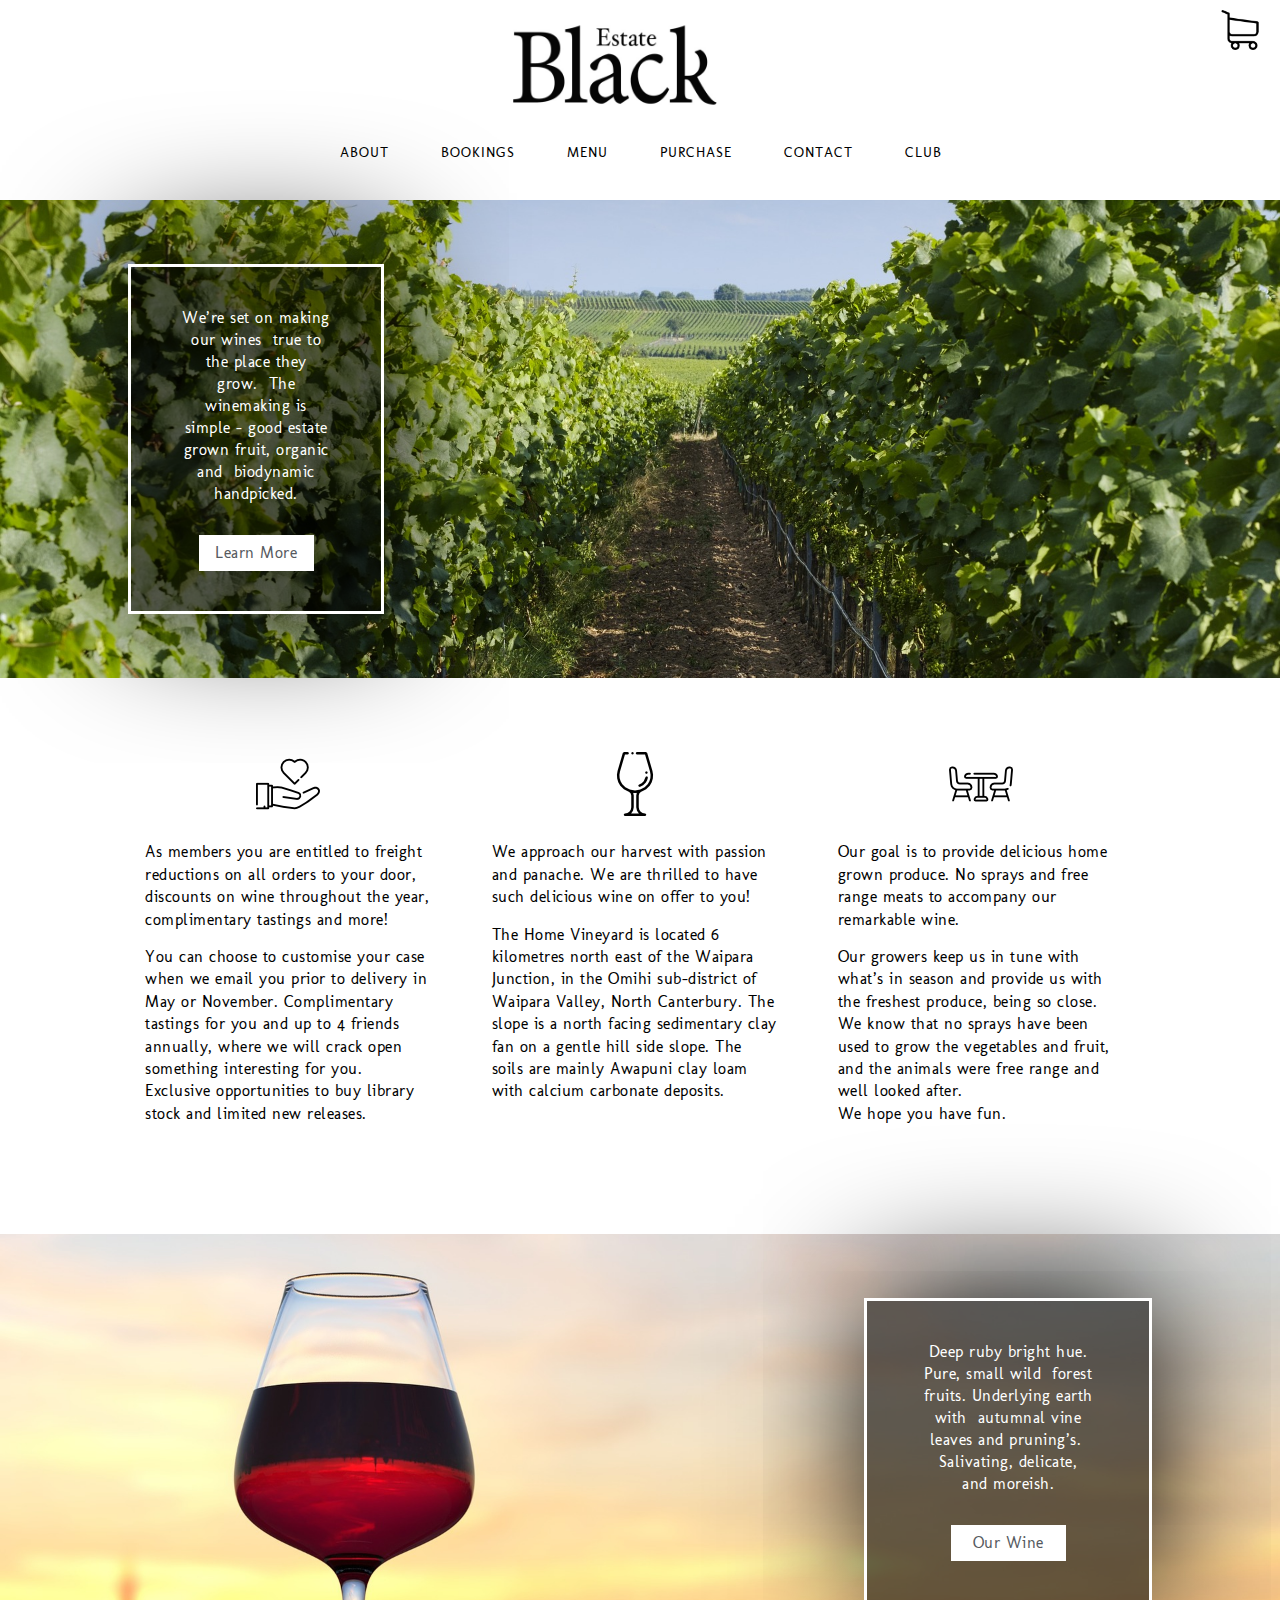
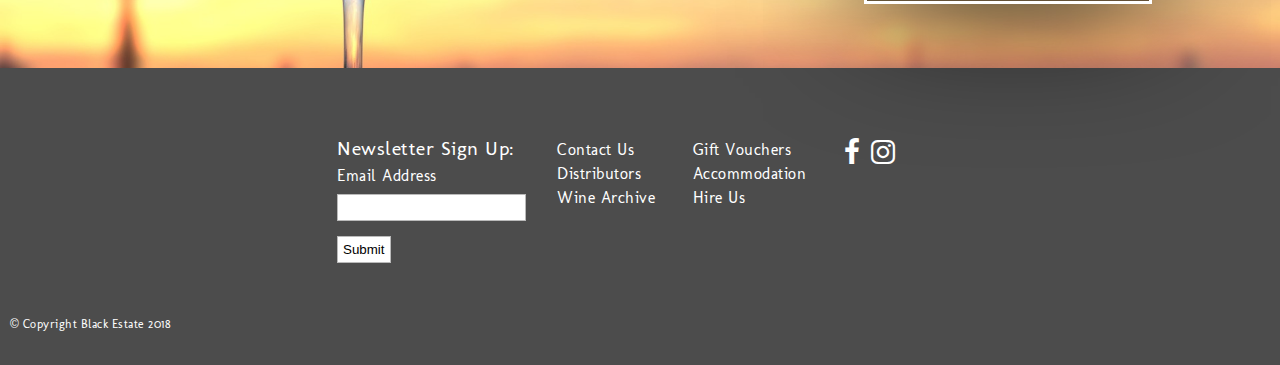
<file: index.html>
<!doctype html>

<html lang="en">

    <head>
        <meta charset="utf-8">
        <meta http-equiv="x-ua-compatible" content="ie=edge">
        <title> Black Estate </title>
        <meta name="description" content="">
        <meta name="viewport" content="width=device-width, initial-scale=1, shrink-to-fit=no">
        <!-- Your CSS styles are here -->
        <link rel="stylesheet" href="css/reset.css">
        <link rel="stylesheet" href="css/main.css">
        <link href="https://fonts.googleapis.com/css?family=Molengo" rel="stylesheet">
        <link rel="stylesheet" href="https://cdnjs.cloudflare.com/ajax/libs/font-awesome/4.7.0/css/font-awesome.min.css">
        <link rel="icon" type="image/png" href="images/favicon.ico" sizes="16x16" />
    </head>

    <body>

        <header>
            <a href="about.html">   
                <img class="menu" src="images/menu.svg" alt="menu icon">
            </a>
            <a href="">
                <img class="cart" src="images/shopping-cart.png" alt="shopping cart icon">
            </a>
            <img class="logo" src="images/blackestate-logo.png" alt="Black Esate Logo">
            

            <div class="desktop-nav clear">
                <nav class="navbar">
                    <ul>
                        <li>
                            <a href="about.html">about</a>
                        </li>
                        <li>
                            <a href="">bookings</a>
                        </li>
                        <li>
                            <a href="">menu</a>
                        </li>
                        <li>
                            <a href="purchase.html">purchase</a>
                        </li>
                        <li>
                            <a href="">contact</a>
                        </li>
                        <li>
                            <a href="">club</a>
                        </li>
                    </ul>
                </nav>
            </div>
            

        </header>
            
            <div class="first-banner"> 
                <div class="overlay">
                    <div class="herocontent">
                        <p>
                            We’re set on making our wines  true to the place they grow.  <br class="hidden-mobile"/>The winemaking is simple -  good estate grown fruit, <br class="hidden-mobile"/>organic and  biodynamic handpicked.
                        </p>
                        <a href="" class="button-primary">
                            Learn More
                        </a>
                    </div>
                    
                </div>
            </div>

        <section class="content clear">
            
            <div class="content-tile">
            <img class="info-icon" src="images/heart.png" alt="club icon">
                <p>
                    As members you are entitled to freight reductions on all orders to your door, discounts on wine throughout the year, complimentary tastings and more!
                </p>
                <p class="show-desktop">
                    You can choose to customise your case when we email you prior to delivery in May or November.
                    Complimentary tastings for you and up to 4 friends annually, where we will crack open something interesting for you.
                    Exclusive opportunities to buy library stock and limited new releases. 
                </p>
            </div>

            <div class="content-tile">
                <img class="info-icon" src="images/wine.png" alt="wine icon">
                <p>
                    We approach our harvest with passion and panache. We are thrilled to have such delicious wine on offer to you!
                </p>
                <p class="show-desktop">
                    The Home Vineyard is located 6 kilometres north east of the Waipara Junction, in the Omihi sub-district of Waipara Valley, North Canterbury. The slope is a north facing sedimentary clay fan on a gentle hill side slope. The soils are mainly Awapuni clay loam with calcium carbonate deposits.
                </p>
            </div>

            <div class="content-tile">
                <img class="info-icon" src="images/chair.png" alt="wine and dine icon">
                <p>
                    Our goal is to provide delicious home grown produce. No sprays and free range meats to accompany our remarkable wine.
                </p>
                <p class="show-desktop">
                    Our growers keep us in tune with what’s in season and provide us with the freshest produce, being so close. We know that no sprays have been used to grow the vegetables and fruit, and the animals were free range and well looked after. <br>
                    We hope you have fun.
                </p>
            </div>

        </section>
        <div class="second-banner clear">
            <div class="overlay clear align-right">
                <div class="herocontent">
                    <p>
                        Deep ruby bright hue. Pure, small wild  forest fruits. <br class="hidden-mobile"/>Underlying earth with  autumnal vine leaves and pruning’s. <br class="hidden-mobile"/> Salivating, delicate,<br class="show-desktop"><br class="only-mobile">and moreish.
                    </p>
                    <a href="" class="button-primary">
                        Our Wine
                    </a>
                </div>
                
            </div>
        </div>
        <footer class="clear">
        <div class="container">
                <form class="form">
                    <h4>
                        Newsletter Sign Up:
                    </h4>
                    <!-- <label>
                        Title
                    </label>
                        <select name="title" id="">
                            <option value="Mr." selected>Mr.</option>
                            <option value="Mrs.">Mrs.</option>
                            <option value="Miss.">Miss.</option>
                        </select> -->
                    <label>
                        Email Address
                    </label>
                    <input type="email" name="email">
                    <input type="submit" name="submit">
                </form>
            <ul class="footer-float">
                <li>
                    Contact Us
                </li>
                <li>
                    Distributors
                </li>
                <li>
                    Wine Archive
                </li>
            </ul>   
            <ul class="footer-float show-desktop-footer">
                <li>
                    Gift Vouchers
                </li>
                <li>
                    Accommodation
                </li>
                <li>
                    Hire Us
                </li>
            </ul> 
            <ul class="footer-float footer-icons">
                
                <li class="icon">
                    <a href="https://www.facebook.com/blackestatewines/" class="fa fa-facebook" target="_blank"></a>
                </li>
                <li class="icon">
                    <a href="https://www.instagram.com/blackestate/" class="fa fa-instagram" target="_blank"></a>
                </li>
            </ul>
        </div>
            <h2 class="copyright">
                © Copyright Black Estate 2018
            </h2>
        </footer>
        

    </body>

</html>
</file>
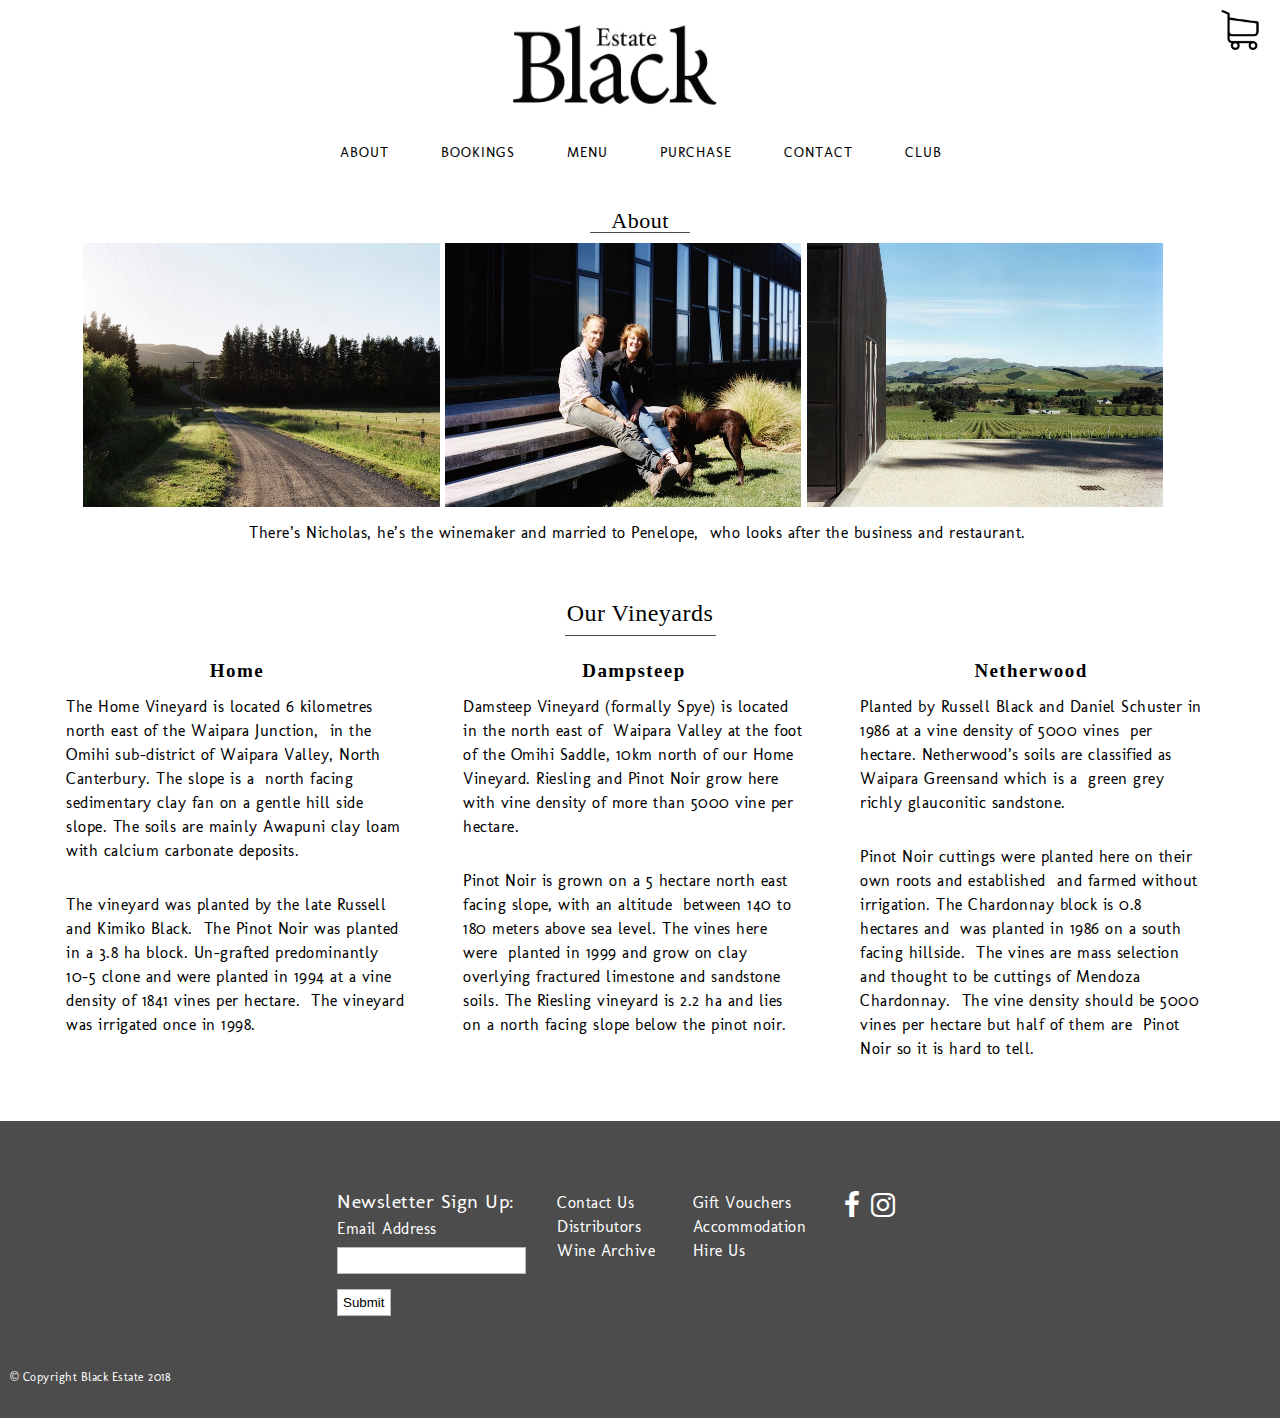
<file: about.html>
<!doctype html>

<html lang="en">

    <head>
        <meta charset="utf-8">
        <meta http-equiv="x-ua-compatible" content="ie=edge">
        <title> Black Estate | About </title>
        <meta name="description" content="">
        <meta name="viewport" content="width=device-width, initial-scale=1, shrink-to-fit=no">
        <!-- Your CSS styles are here -->
        <link rel="stylesheet" href="css/reset.css">
        <link rel="stylesheet" href="css/main.css">
        <link href="https://fonts.googleapis.com/css?family=Molengo" rel="stylesheet">
        <link rel="stylesheet" href="https://cdnjs.cloudflare.com/ajax/libs/font-awesome/4.7.0/css/font-awesome.min.css">
        <link rel="icon" type="image/png" href="images/favicon.ico" sizes="16x16" />
    </head>
    <body>
        <header>
            <a href="purchase.html">
                <img class="menu" src="images/menu.svg" alt="menu icon">
            </a>
            <a href="">
                <img class="cart" src="images/shopping-cart.png" alt="shopping cart icon">
            </a>
            <a href="index.html">
                <img class="logo" src="images/blackestate-logo.png" alt="Black Esate Logo">
            </a>
            
            <div class="desktop-nav clear">
                <nav class="navbar">
                    <ul>
                        <li>
                            <a href="about.html">about</a>
                        </li>
                        <li>
                            <a href="">bookings</a>
                        </li>
                        <li>
                            <a href="">menu</a>
                        </li>
                        <li>
                            <a href="purchase.html">purchase</a>
                        </li>
                        <li>
                            <a href="">contact</a>
                        </li>
                        <li>
                            <a href="">club</a>
                        </li>
                    </ul>
                </nav>
            </div>
            
        </header>

        <section>
            <h1 class="about-heading">
                About
            </h1>
            <div class="about-images">
                <img src="images/driveway.jpg" class="about-image-tile show-tablet" alt="Black Estate Driveway">
                <img src="images/couple.jpg" class="about-image-tile" alt="Owners of Black Estate">
                <img src="images/hills.jpg" class="about-image-tile show-desktop"  alt="Black Estate Hills">
                <div class="images-desc">
                <p>
                    There’s Nicholas, he’s the winemaker and married to Penelope,  who looks after the business and restaurant. 
                </p>
            </div>
            </div>
            
            <div class="our-vineyards">
                <h1 class="vineyards-heading">
                        Our Vineyards
                    </h1>
                <div class="content-tile">
                    
                    <h2 class="sub-heading">
                        Home
                    </h2>
                    <p class="about-container">
                        The Home Vineyard is located 6 kilometres north east of the Waipara Junction,  in the Omihi sub-district of Waipara Valley, North Canterbury. The slope is a  north facing sedimentary clay fan on a gentle hill side slope. The soils are mainly Awapuni clay loam with calcium carbonate deposits.
                    </p>
                    <p class="about-container show-desktop">
                        The vineyard was planted by the late Russell and Kimiko Black.  The Pinot Noir was planted in a 3.8 ha block. Un-grafted predominantly  10-5 clone and were planted in 1994 at a vine density of 1841 vines per hectare.  The vineyard was irrigated once in 1998.
                    </p>
                </div>
                <div class="content-tile">
                    <h2 class="sub-heading">
                        Dampsteep
                    </h2>
                    <p class="about-container">
                        Damsteep Vineyard (formally Spye) is located in the north east of  Waipara Valley at the foot of the Omihi Saddle, 10km north of our Home Vineyard. Riesling and Pinot Noir grow here with vine density of more than 5000 vine per hectare.
                    </p>
                    <p class="about-container show-desktop">
                        Pinot Noir is grown on a 5 hectare north east facing slope, with an altitude  between 140 to 180 meters above sea level. The vines here were  planted in 1999 and grow on clay overlying fractured limestone and sandstone soils.
                        The Riesling vineyard is 2.2 ha and lies on a north facing slope below the pinot noir. 
                    </p>
                </div>
                <div class="content-tile">
                    <h2 class="sub-heading">
                        Netherwood
                    </h2>
                    <p class="about-container">
                        Planted by Russell Black and Daniel Schuster in 1986 at a vine density of 5000 vines  per hectare. Netherwood’s soils are classified as Waipara Greensand which is a  green grey richly glauconitic sandstone.
                    </p>
                    <p class="about-container show-desktop">
                        Pinot Noir cuttings were planted here on their own roots and established  and farmed without irrigation. The Chardonnay block is 0.8 hectares and  was planted in 1986 on a south facing hillside.  The vines are mass selection and thought to be cuttings of Mendoza Chardonnay.  The vine density should be 5000 vines per hectare but half of them are  Pinot Noir so it is hard to tell.
                    </p>
                </div>
            </div>
            
        </section>

        <footer class="clear">
        <div class="container">
                <form class="form">
                    <h4>
                        Newsletter Sign Up:
                    </h4>
                    
                    <label>
                        Email Address
                    </label>
                    <input type="email" name="email">
                    <input type="submit" name="submit">
                </form>
            <ul class="footer-float">
                <li>
                    Contact Us
                </li>
                <li>
                    Distributors
                </li>
                <li>
                    Wine Archive
                </li>
            </ul>   
            <ul class="footer-float show-desktop-footer">
                <li>
                    Gift Vouchers
                </li>
                <li>
                    Accommodation
                </li>
                <li>
                    Hire Us
                </li>
            </ul>  
            <ul class="footer-float footer-icons">
                <li class="icon">
                    <a href="https://www.facebook.com/blackestatewines/" class="fa fa-facebook" target="_blank"></a>
                </li>
                <li class="icon">
                    <a href="https://www.instagram.com/blackestate/" class="fa fa-instagram" target="_blank"></a>
                </li>
            </ul>
        </div>
            <h2 class="copyright">
                © Copyright Black Estate 2018
            </h2>
        </footer>
    </body>

    </html>
</file>
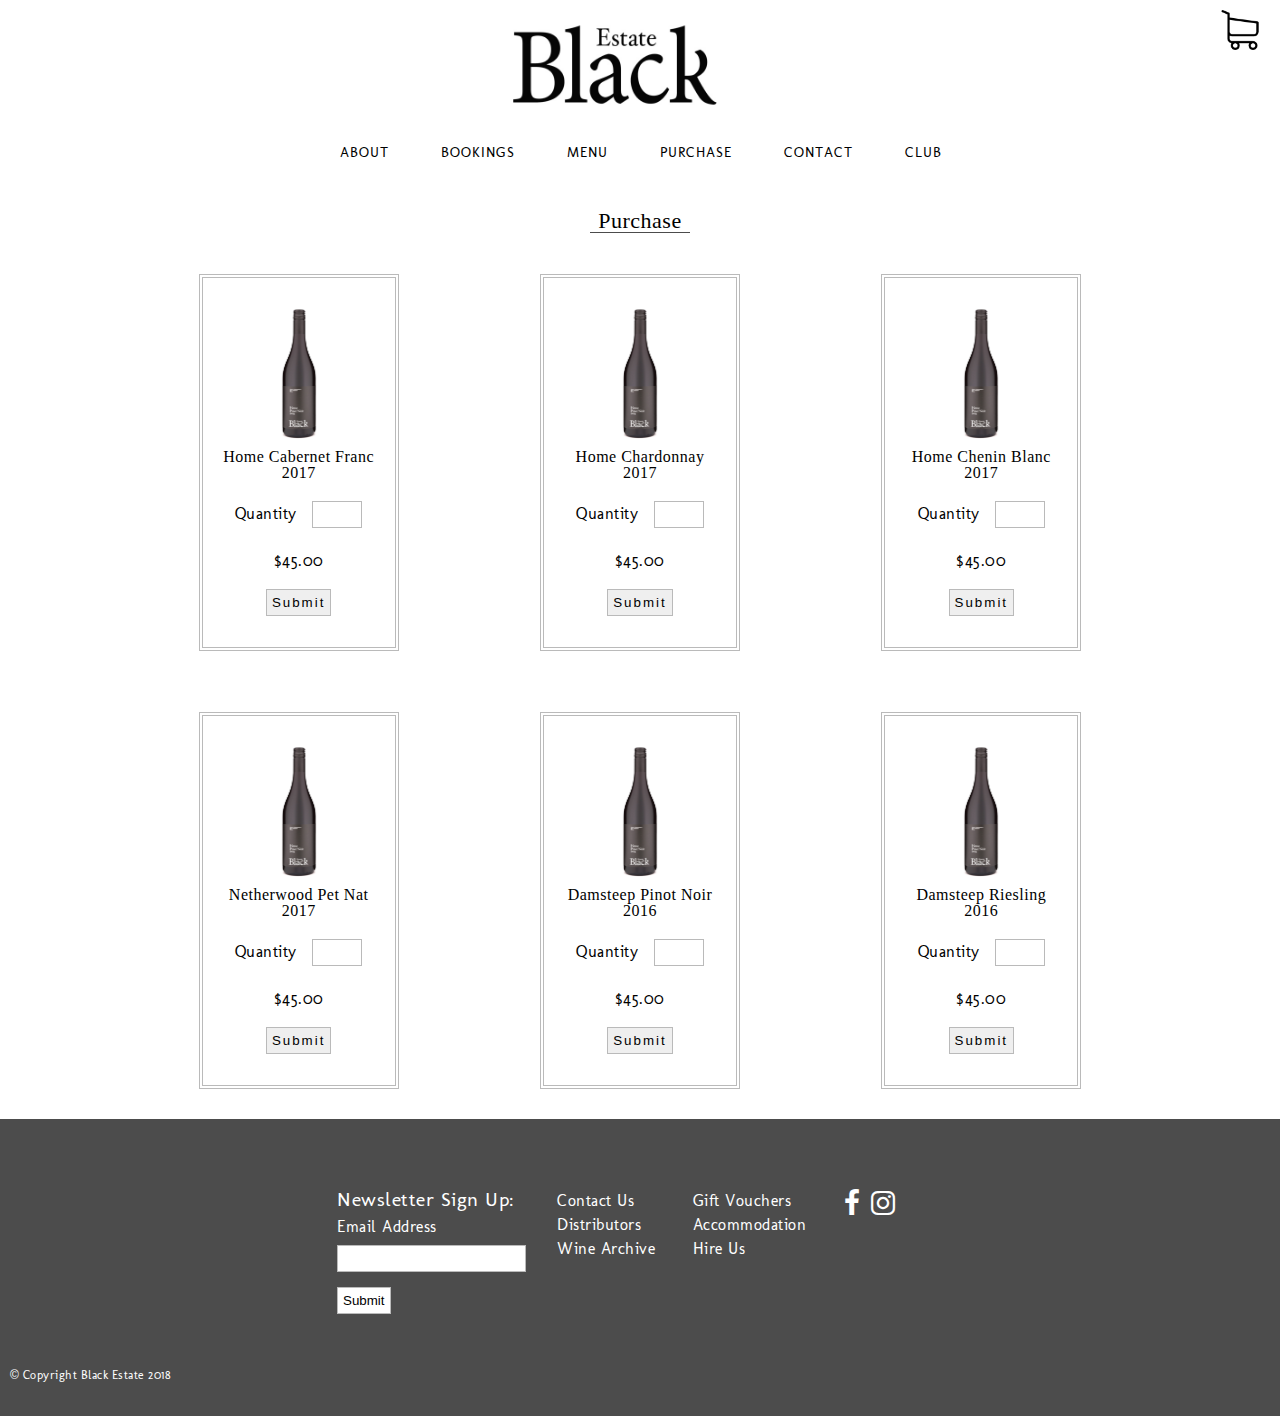
<file: purchase.html>
<!doctype html>

<html lang="en">

    <head>
        <meta charset="utf-8">
        <meta http-equiv="x-ua-compatible" content="ie=edge">
        <title> Black Estate | Purchase </title>
        <meta name="description" content="">
        <meta name="viewport" content="width=device-width, initial-scale=1, shrink-to-fit=no">
        <!-- Your CSS styles are here -->
        <link rel="stylesheet" href="css/reset.css">
        <link rel="stylesheet" href="css/main.css">
        <link href="https://fonts.googleapis.com/css?family=Molengo" rel="stylesheet">
        <link rel="stylesheet" href="https://cdnjs.cloudflare.com/ajax/libs/font-awesome/4.7.0/css/font-awesome.min.css">
        <link rel="icon" type="image/png" href="images/favicon.ico" sizes="16x16" />
    </head>
    <body>
        <header>
            <a href="index.html">
                <img class="menu" src="images/menu.svg" alt="menu icon">
            </a>
            <a href="">
                <img class="cart" src="images/shopping-cart.png" alt="shopping cart icon">
            </a>
            <a href="index.html">
                <img class="logo" src="images/blackestate-logo.png" alt="Black Esate Logo">
            </a>
            

            <div class="desktop-nav clear">
                <nav class="navbar">
                    <ul>
                        <li>
                            <a href="about.html">about</a>
                        </li>
                        <li>
                            <a href="">bookings</a>
                        </li>
                        <li>
                            <a href="">menu</a>
                        </li>
                        <li>
                            <a href="purchase.html">purchase</a>
                        </li>
                        <li>
                            <a href="">contact</a>
                        </li>
                        <li>
                            <a href="">club</a>
                        </li>
                    </ul>
                </nav>
            </div>
        </header>

        <section>
            <h1 class="about-heading">
                Purchase
            </h1>

            <article class="products">

            <div class="wine-tile">
                <img src="images/bottle.jpg" alt="bottle of wine" class="bottle">
                <p class="wine-name">
                Home Cabernet Franc 2017
                </p>
                <div class="quantity-form clear">
                    <form>
                        <label class="quantity">
                            Quantity
                        </label>
                        <input type="number" min="1" max="10" class="quantity">
                    </form>
                </div>
                <p>
                    $45.00
                </p>
                <div class="add-to-cart quantity-form">
                        <button type="submit">Submit</button>
                </div>
            </div>

            <div class="wine-tile">
                <img src="images/bottle.jpg" alt="bottle of wine" class="bottle">
                <p class="wine-name">
                Home Chardonnay <br>2017
                </p>
                <div class="quantity-form clear">
                    <form>
                        <label class="quantity">
                            Quantity
                        </label>
                        <input type="number" min="1" max="10" class="quantity">
                    </form>
                </div>
                <p>
                    $45.00
                </p>
                <div class="add-to-cart quantity-form">
                    <button type="submit">Submit</button>
                    
                </div>
            </div>

            <div class="wine-tile">
                <img src="images/bottle.jpg" alt="bottle of wine" class="bottle">
                <p class="wine-name">
                Home Chenin Blanc 2017
                </p>
                <div class="quantity-form clear">
                    <form>
                        <label class="quantity">
                            Quantity
                        </label>
                        <input type="number" min="1" max="10" class="quantity">
                    </form>
                </div>
                <p>
                    $45.00
                </p>
                <div class="add-to-cart quantity-form">
                        <button type="submit">Submit</button>
                </div>
            </div>

            <div class="wine-tile">
                <img src="images/bottle.jpg" alt="bottle of wine" class="bottle">
                <p class="wine-name">
                Netherwood Pet Nat 2017
                </p>
                <div class="quantity-form clear">
                    <form>
                        <label class="quantity">
                            Quantity
                        </label>
                        <input type="number" min="1" max="10" class="quantity">
                    </form>
                </div>
                <p>
                    $45.00
                </p>
                <div class="add-to-cart quantity-form">
                        <button type="submit">Submit</button>
                </div>
            </div>

            <div class="wine-tile">
                <img src="images/bottle.jpg" alt="bottle of wine" class="bottle">
                <p class="wine-name">
                Damsteep Pinot Noir 2016
                </p>
                <div class="quantity-form clear">
                    <form>
                        <label class="quantity">
                            Quantity
                        </label>
                        <input type="number" min="1" max="10" class="quantity">
                    </form>
                </div>
                <p>
                    $45.00
                </p>
                <div class="add-to-cart quantity-form">
                        <button type="submit">Submit</button>
                </div>
            </div>

            <div class="wine-tile">
                <img src="images/bottle.jpg" alt="bottle of wine" class="bottle">
                <p class="wine-name">
                Damsteep Riesling <br>2016
                </p>
                <div class="quantity-form clear">
                    <form>
                        <label class="quantity">
                            Quantity
                        </label>
                        <input type="number" class="quantity" min="1" max="10" >
                    </form>
                </div>
                <p>
                    $45.00
                </p>
                <div class="add-to-cart quantity-form">
                        <button type="submit">Submit</button>
                </div>
            </div>
            
            </article>

        </section>

        <footer class="clear">
        <div class="container">
                <form class="form">
                    <h4>
                        Newsletter Sign Up:
                    </h4>
                    
                    <label>
                        Email Address
                    </label>
                    <input type="email" name="email">
                    <input type="submit" name="submit">
                </form>
            <ul class="footer-float">
                <li>
                    Contact Us
                </li>
                <li>
                    Distributors
                </li>
                <li>
                    Wine Archive
                </li>
            </ul>   
            <ul class="footer-float show-desktop-footer">
                <li>
                    Gift Vouchers
                </li>
                <li>
                    Accommodation
                </li>
                <li>
                    Hire Us
                </li>
            </ul>  
            <ul class="footer-float footer-icons">
                <li class="icon">
                    <a href="https://www.facebook.com/blackestatewines/" class="fa fa-facebook" target="_blank"></a>
                </li>
                <li class="icon">
                    <a href="https://www.instagram.com/blackestate/" class="fa fa-instagram" target="_blank"></a>
                </li>
            </ul>
        </div>
            <h2 class="copyright">
                © Copyright Black Estate 2018
            </h2>
        </footer>
    </body>

    </html>
</file>
<file: css/main.css>
body{
	font-family: 'Molengo', sans-serif;
	font-size: 16px;
	letter-spacing: 0.5px;
}

/* --------- HACKS / FIXES ------- */

.clear:after {
  content: "";
  display: table;
  clear: both;
}

/* --------- HEADER ------- */
header {
	padding: 10px;
}
.logo {
	width: 40%;
	margin-left: 5%;
	padding: 10px 0px 10px 0px;
}
.menu {
	width: 40px;
	padding-top: 10px;
	margin: 5%;
	float: right;
}
.cart {
	float: right;
	width: 32px;
	margin: 5%;
	padding-top: 13px;
}
.show-desktop {
	display: none;
}
.desktop-nav {
	display: none;
}

/* ------- FIRST BANNER ------- */
.first-banner{
	background-image: url("../images/blackestate-vineyard.jpg");
	background-size: cover;
	background-position: center;
	width: 100%;

}
.overlay{
	width: 100%;
	background: rgba(0, 0, 0, .4);
	margin: 0 auto;
}

.herocontent {

	width: 100%;
	color: white;
	padding: 30px;
	line-height: 22px;
}
.herocontent p {
	padding-bottom: 30px;
}
.button-primary {
	background: #fff;
	color: #565a60;
	padding: 7px;
	margin: 0 auto;
	display: block;
	width: 115px;
	text-align: center;
}

/* ------- INFORMATION ------- */
.content {
	padding: 45px;
}
.info-icon {
	display: block;
	margin: 10px auto;
}
.content p {
	padding: 15px 30px;
	line-height: 23px;
	text-align: left;
	line-height: 1.4;
}

/* ------- SECOND BANNER ------- */
.second-banner{
	background-image: url("../images/wine.jpg");
	background-size: cover;
	background-position: center;
}

.hidden-mobile {
	display: none;
}
.show-desktop {
	display: none;
}


/* ------- FOOTER ------- */
footer {
		padding: 15px 10px 10px 10px;
 		background-color: #4c4c4c;
 		color: white;
 		display: block;
 	}
 	.form {
 		max-width: 200px;
 		margin-right: 20px;
		padding-bottom: 20px;
		border-bottom: 0.25px solid #ffffff;
	}
 	.fa-facebook, .fa-twitter, .fa-instagram {
		color: #ffffff;
 	}
 	.footer-float {
 		clear: both;
 		line-height: 24px;
 	}
 	.show-desktop-footer {
 		display: none;
 	}
 	.footer-icons {
 		padding-bottom: 20px;
 	}
 	.clear ul li:hover{
		color: #d10808;
	}
 	label {
	display: inline;
	width: 100%;
	padding:0px 10px 10px 0px;
	}
	input {
		display: inline;
		border: 0.25px solid #BABABA;
		padding: 5px;
		margin-bottom: 5px;
	}
 	label,input {
 		display: inline-block;
 	}
 	input:last-child {
 		margin-top: 5px;
 		background-color: white;
		border: 0.25px solid #BABABA;
 	}
 	h4 {
 		color: white;
 		font-size: 20px;
 	}
 	
/**/


.footer-float {
	padding-top: 30px;
	margin-right:3%;
}
.footer-icons {
	line-height: 20px;
}
.icon {
	float: left;
	padding-right: 10px;
	font-size: 28px;
}
.fa-facebook, .fa-twitter, .fa-instagram {
	color: #ffffff;
}
.fa-facebook:hover, .fa-twitter:hover, .fa-instagram:hover {
	color: #d10808;
}
.copyright {
	padding-top: 30px;
	clear: both;
	font-size: 12px;
	padding-bottom: 15px;
	color: #ffffff;
}

/* ------- TYPOGRAPHY ------- */
h1 {
	margin: 10px 0px 10px 0px; 
}
p {
	padding: 0px 10px 10px 10px;
}
h1, p {
	text-align: center;
}
h3{
	display: block;
	margin-bottom: 10px;
	font-weight: bold;
	width: 70px;
}
h4 {
	padding: 20px 0px 10px 0px;
}
a {
	text-decoration: none;
}
 /*------ SMALLEST PHONE ------*/
 @media only screen and (min-width: 320px){
 	footer {
 		background-color: #4c4c4c;
 		color: white;
 	}
 	.fa-facebook, .fa-twitter, .fa-instagram {
		color: white;
 	}
 	.footer-float {
 		clear: both;
 	}
 	.show-desktop-footer {
 		display: none;
 	}
 	.footer-icons {
 		padding-bottom: 20px;
 	}
 	label,input {
 		display: inline-block;
 	}
 	input:last-child {
 		margin-top: 10px;
 	}
 	h4 {
 		color: white;
 		font-size: 20px;
 	}
 }

/*------- TABLET -------*/
@media only screen and (min-width : 711px) {
	header{
		padding-bottom: 20px;
	}
	.logo {
		width: 30%;
	}
	.menu {
		width: 5%;
	}
	.cart {
		float: right;
		width: 4%;
		margin: 5%;
		padding-top: 11px;
}	
	.hidden-mobile {
		display: block;
	}
	.only-mobile {
		display: none;
	}
	.content {
		padding-left: 20%;
		padding-right: 20%;
	}
	.overlay {
		padding-top: 20px;
		padding-bottom: 20px;
	}
	.show-desktop-footer {
		display: inline;
	}
	footer{
		font-size: 16px;
	}
	h4 {
		padding-top: 30px;
	}
	.form {
		border-bottom: 0px;
	}
	.container {
		display: flex;
		justify-content: flex-start;
	}

}
/*------- END OF TABLET -------*/

/*------- SMALL DESKTOP -------*/
@media only screen and (min-width : 1024px) {
	header {
		display: block;
	}
	.logo {
		width: 20%;
		display: block;
		margin: 0 auto;
	}
	.menu {
		display: none;
	}
	.cart {
		float: right;
		width: 50px;
		margin: 0;
		padding: 0px 10px 0px 0px;
	}	
	.desktop-nav {
		display: block;
		max-width: 600px;
		margin: 0 auto;
		font-size: 20px;
	}
	.navbar ul {
		width: 700px;
	}
	.navbar ul li {
		display: inline;
		padding-right: 20px;
		text-align: center;
		letter-spacing: 1px;
		margin-right: 25px;
		font-variant: small-caps;
	}
	.navbar li a {
		color: black;
	}
	.navbar li a:hover {
		border-bottom: 0.25px solid black;
	}
	.navbar li:nth-child(6) {
		margin: 0px;
		padding: 0px;
	}
	.first-banner {
		clear: both;
		background-position: center;
	}
	.content {
		padding: 5% 5% 5% 5%;
	}
	.content-tile {
		width: 33%;
		float: left;
		display: block;
		margin: 0 auto;
		padding-bottom: 45px;

	}
	.second-banner {
		clear: both;
	}
	.form{
		border: none;
	}
	.show-desktop-footer {
		display:inline;
	}
	.container {
		display: flex;
		flex-wrap: wrap;
		justify-content: center;
	}
}
/*------- END OF SMALL DESKTOP -------*/

/*------- LARGE DESKTOP -------*/

@media only screen and (min-width : 1200px) {
	body {
		position: relative;
	}
	.logo {
		width: 219px;
	}
	.desktop-nav {
		margin: 20px auto;
		max-width: 600px;	
	}
	.navbar li {
		margin-right: 25px;
		font-variant: small-caps;
	}
	.navbar li:nth-child(6) {
		margin: 0px;
	}
	.first-banner {
		padding-left: 10%;
	}
	.first-banner, .second-banner {
		background-size: 100vw;
		background-repeat: no-repeat;
		padding-top: 5%;
		padding-bottom: 5%;
		padding-right: 10%;
	}
	.overlay{
		width:25%;
		background: rgba(0, 0, 0, .6);
		margin: 0px;
		border: 3px solid white;
		padding: 10px;
		box-shadow: 6px -5px 141px #000000;
	}

	.content {
		padding-left: 9%;
		padding-right: 9%;
	}
	.content p {
		padding-bottom: 0px;
		margin-bottom: 0px;
	}
	.hidden-mobile {
		display: none;
	}
	.show-desktop {
		display: block;
	}

	footer {
		/*display: block;*/
		padding-top: 40px;
		padding-bottom: 20px;
	}
	.align-right {
		float: right;
	}
	

}


/*----- ABOUT PAGE -----*/

/*----- MOBILE -----*/

	.about-heading {
		font-family: 'Bell MT', serif;
		font-size: 22px;
		text-align: center;
		border-bottom: 0.25px solid #4c4c4c;
		width: 100px;
		margin: 10px auto;
	}
	.about-image-tile {
		width: 100%;
	}
	.show-tablet {
		display: none;
	}
	.about-container {
		padding: 15px 10%;
		font-size: 16px;
		text-align: left;
		line-height: 1.5;
	}
	.images-desc p {
		padding: 15px 5%;
		margin-bottom: 5%;
		font-size: 16px;
	}
	.our-vineyards:last-child {
		padding-bottom: 20px;
	}
	.vineyards-heading {
		font-family: 'Bell MT', serif;
		font-size: 24px;
		border-bottom: 0.25px solid #4c4c4c;
		width: 151px;
		padding-bottom: 10px;
		margin: 10px auto;
		margin-bottom: 25px;
	}
	.sub-heading {
		font-family: 'Bell MT', serif;
		text-align: center;
		font-size: 19px;
		width: 150px;
		margin: 0px auto;
		font-weight: 600;
		letter-spacing: 1.4px;	}
	footer {
		clear: both;
	}


/*----- TABLET -----*/

@media only screen and (min-width : 711px) {
	.about-images {
		display: block;
		max-width: 1024px;
		width: 87%;
		margin: 0 auto;
	}
	.about-image-tile {	
		/*display: inline-block;*/
		max-width: 49%;
	}
	.show-tablet {
		display: inline;
	}
	.show-desktop {
		display: none;
	}
	.about-container {
		padding: 15px 15%;
	}

}
/*----- SMALL DESKTOP -----*/
@media only screen and (min-width : 1024px) {
	.about-images {
		display: block;
		max-width: 1200px;
		margin: 0 auto ;

	}
	.about-image-tile {	
		display: inline-block;
			max-width: 32%;
	}
	.show-desktop {
		display: inline-block;
	}
	.our-vineyards {
		padding: 0px 3%;
	}
	.about-container {
		padding: 15px 7%;
	}
	
}
/*----- LARGE DESKTOP -----*/

@media only screen and (min-width : 1200px) {

	.images-desc {
		padding: 0px 10%;
	}
	.content-tile { /* dont change - linked to homepage */
		width: 33%;
		float: left;
		display: block;
		margin: 0 auto;
		padding-bottom: 45px;

	}

}

/*----- PURCHASE PAGE -----*/


/*----- MOBILE -----*/
.products {
	/*display: inline-block;*/
	flex-wrap: wrap;
	display: flex;
	justify-content: space-around;

	width: 100%;
	padding: 0px 10%;
	margin: 0 auto;
}

.wine-tile {
	width: 200px;
	padding: 3% 0px;
	margin: 3% auto;
	border: 4px double #BABABA;
	
}
.bottle {
	height: 130px;
	display: block;
	margin: 0 auto;
}
.wine-name {
	font-family: 'Bell MT', serif;
	display: block;
	padding-top: 10px;
}
.quantity-form {
	text-align: center;
	width: 80%;
	margin: 0 auto;
	padding-bottom: 20px;

}
.quantity-form:last-child {
	padding-bottom: 0px;
}
.quantity {
	display: inline;
	width: 50px;
	text-align: center;	
}
button {
	border: 1px solid #BABABA;
	letter-spacing: 2px;
	margin-top: 10px;
	padding: 5px;
}


/* ----- TABLET ----- */

@media only screen and (min-width : 711px) {
	.products {
		margin: 0 auto;
		max-width: 1666px;
	}
	.wine-tile {
		margin: 3% 5%;
		display: inline-block;
	}
}
</file>
